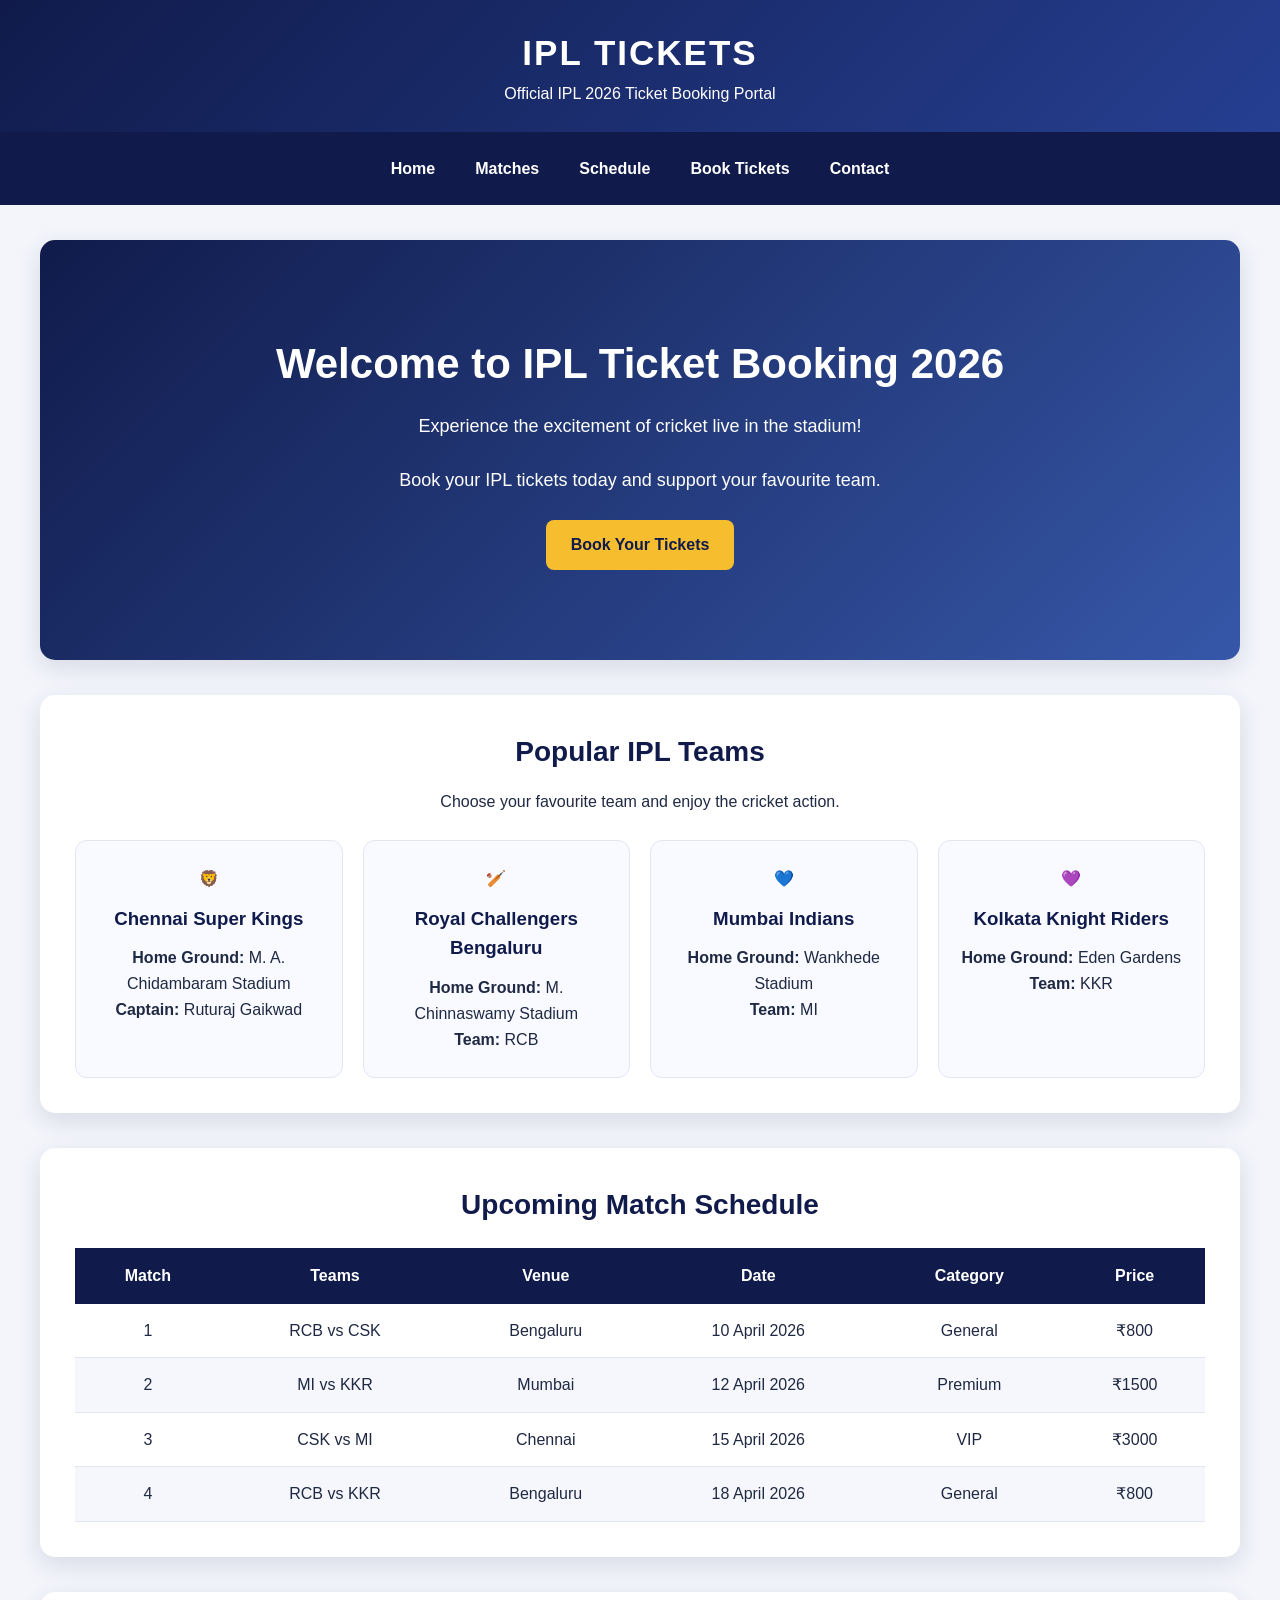
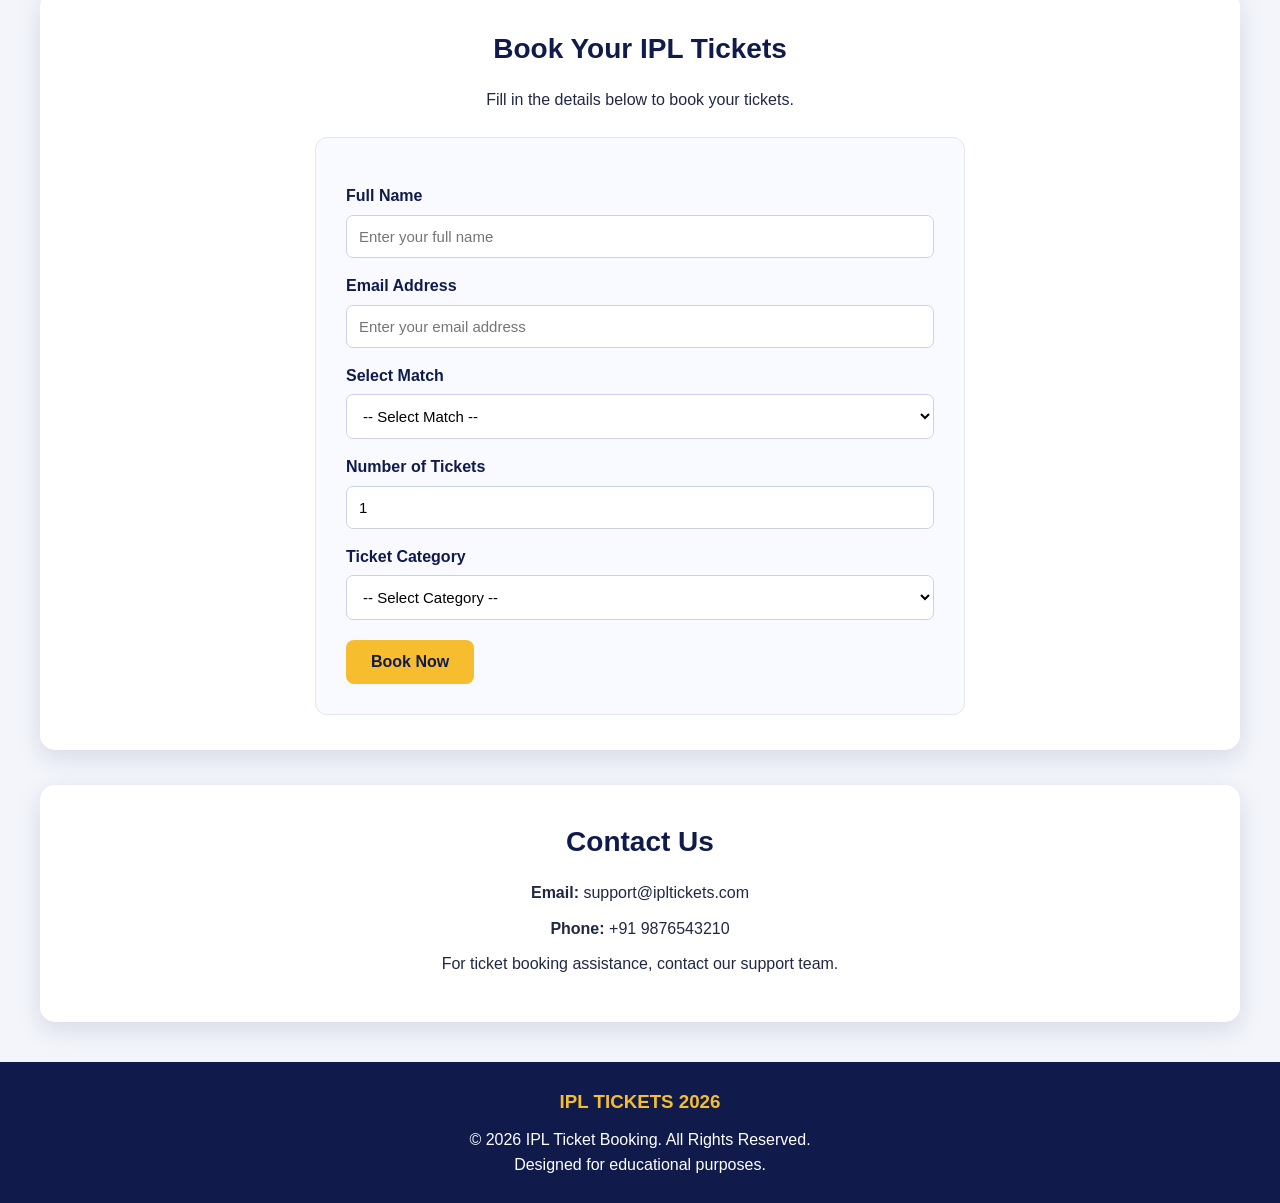
<file: index.html>
<!DOCTYPE html>
<html lang="en">
<head>
    <meta charset="UTF-8">
    <meta name="viewport" content="width=device-width, initial-scale=1.0">

    <title>IPL Ticket Booking 2026</title>

    <!-- Link CSS -->
    <link rel="stylesheet" href="style.css">
</head>

<body>

    <!-- Header -->
    <header>
        <h1>IPL TICKETS</h1>
        <p>Official IPL 2026 Ticket Booking Portal</p>
    </header>

    <!-- Navigation -->
    <nav>
    <a href="#home">Home</a>
    <a href="#teams">Matches</a>
    <a href="#schedule">Schedule</a>
    <a href="booking.html">Book Tickets</a>
    <a href="#contact">Contact</a>
 </nav>

    <!-- Hero Section -->
    <section id="home">
        <h1>Welcome to IPL Ticket Booking 2026</h1>

        <p>
            Experience the excitement of cricket live in the stadium!
        </p>

        <p>
            Book your IPL tickets today and support your favourite team.
        </p>

        <a href="#booking" class="hero-button">
            Book Your Tickets
        </a>
    </section>

    <!-- Popular IPL Teams -->
    <section id="teams">

        <h2>Popular IPL Teams</h2>

        <p>
            Choose your favourite team and enjoy the cricket action.
        </p>

        <div class="team-container">

            <div class="team-card">
                <div class="team-icon">🦁</div>

                <h3>Chennai Super Kings</h3>

                <p>
                    <strong>Home Ground:</strong>
                    M. A. Chidambaram Stadium
                </p>

                <p>
                    <strong>Captain:</strong>
                    Ruturaj Gaikwad
                </p>
            </div>

            <div class="team-card">
                <div class="team-icon">🏏</div>

                <h3>Royal Challengers Bengaluru</h3>

                <p>
                    <strong>Home Ground:</strong>
                    M. Chinnaswamy Stadium
                </p>

                <p>
                    <strong>Team:</strong> RCB
                </p>
            </div>

            <div class="team-card">
                <div class="team-icon">💙</div>

                <h3>Mumbai Indians</h3>

                <p>
                    <strong>Home Ground:</strong>
                    Wankhede Stadium
                </p>

                <p>
                    <strong>Team:</strong> MI
                </p>
            </div>

            <div class="team-card">
                <div class="team-icon">💜</div>

                <h3>Kolkata Knight Riders</h3>

                <p>
                    <strong>Home Ground:</strong>
                    Eden Gardens
                </p>

                <p>
                    <strong>Team:</strong> KKR
                </p>
            </div>

        </div>

    </section>

    <!-- Match Schedule -->
    <section id="schedule">

        <h2>Upcoming Match Schedule</h2>

        <div class="table-container">

            <table>

                <thead>
                    <tr>
                        <th>Match</th>
                        <th>Teams</th>
                        <th>Venue</th>
                        <th>Date</th>
                        <th>Category</th>
                        <th>Price</th>
                    </tr>
                </thead>

                <tbody>
                    <tr>
                        <td>1</td>
                        <td>RCB vs CSK</td>
                        <td>Bengaluru</td>
                        <td>10 April 2026</td>
                        <td>General</td>
                        <td>₹800</td>
                    </tr>

                    <tr>
                        <td>2</td>
                        <td>MI vs KKR</td>
                        <td>Mumbai</td>
                        <td>12 April 2026</td>
                        <td>Premium</td>
                        <td>₹1500</td>
                    </tr>

                    <tr>
                        <td>3</td>
                        <td>CSK vs MI</td>
                        <td>Chennai</td>
                        <td>15 April 2026</td>
                        <td>VIP</td>
                        <td>₹3000</td>
                    </tr>

                    <tr>
                        <td>4</td>
                        <td>RCB vs KKR</td>
                        <td>Bengaluru</td>
                        <td>18 April 2026</td>
                        <td>General</td>
                        <td>₹800</td>
                    </tr>
                </tbody>

            </table>

        </div>

    </section>

    <!-- Ticket Booking Form -->
    <section id="booking">

        <h2>Book Your IPL Tickets</h2>

        <p>
            Fill in the details below to book your tickets.
        </p>

        <form id="bookingForm">

            <label for="name">Full Name</label>

            <input
                type="text"
                id="name"
                name="name"
                placeholder="Enter your full name"
                required
            >

            <label for="email">Email Address</label>

            <input
                type="email"
                id="email"
                name="email"
                placeholder="Enter your email address"
                required
            >

            <label for="match">Select Match</label>

            <select id="match" name="match" required>
                <option value="">-- Select Match --</option>
                <option value="RCB vs CSK">RCB vs CSK</option>
                <option value="MI vs KKR">MI vs KKR</option>
                <option value="CSK vs MI">CSK vs MI</option>
                <option value="RCB vs KKR">RCB vs KKR</option>
            </select>

            <label for="quantity">Number of Tickets</label>

            <input
                type="number"
                id="quantity"
                name="quantity"
                min="1"
                max="10"
                value="1"
                required
            >

            <label for="category">Ticket Category</label>

            <select id="category" name="category" required>
                <option value="">-- Select Category --</option>
                <option value="General">General</option>
                <option value="Premium">Premium</option>
                <option value="VIP">VIP</option>
            </select>

            <button type="submit">
                Book Now
            </button>

        </form>

    </section>

    <!-- Contact Section -->
    <section id="contact">

        <h2>Contact Us</h2>

        <p>
            <strong>Email:</strong>
            support@ipltickets.com
        </p>

        <p>
            <strong>Phone:</strong>
            +91 9876543210
        </p>

        <p>
            For ticket booking assistance, contact our support team.
        </p>

    </section>

    <!-- Footer -->
    <footer>

        <h3>IPL TICKETS 2026</h3>

        <p>
            © 2026 IPL Ticket Booking. All Rights Reserved.
        </p>

        <p>
            Designed for educational purposes.
        </p>

    </footer>

</body>
</html>
</file>
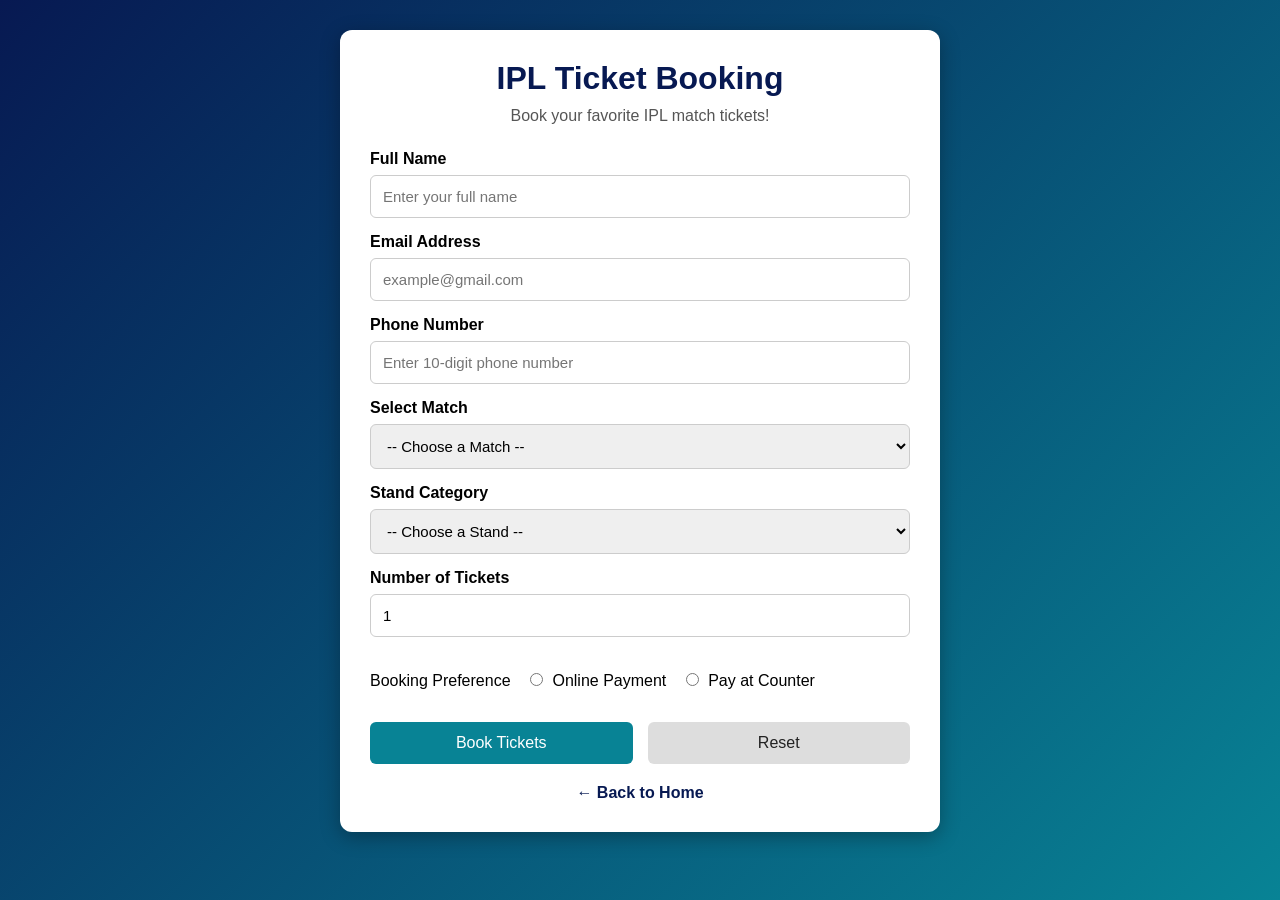
<file: booking.html>
<!DOCTYPE html>
<html lang="en">
<head>
    <meta charset="UTF-8">
    <meta name="viewport" content="width=device-width, initial-scale=1.0">
    <title>IPL Ticket Booking</title>

    <style>
        * {
            margin: 0;
            padding: 0;
            box-sizing: border-box;
        }

        body {
            font-family: Arial, sans-serif;
            background: linear-gradient(135deg, #071952, #088395);
            min-height: 100vh;
            padding: 30px 15px;
        }

        .container {
            max-width: 600px;
            margin: auto;
            background: white;
            padding: 30px;
            border-radius: 12px;
            box-shadow: 0 5px 20px rgba(0, 0, 0, 0.3);
        }

        h1 {
            text-align: center;
            color: #071952;
            margin-bottom: 10px;
        }

        p {
            text-align: center;
            margin-bottom: 25px;
            color: #555;
        }

        label {
            display: block;
            margin: 15px 0 7px;
            font-weight: bold;
        }

        input, select {
            width: 100%;
            padding: 12px;
            border: 1px solid #ccc;
            border-radius: 6px;
            font-size: 15px;
        }

        input:focus, select:focus {
            outline: 2px solid #088395;
        }

        .preferences {
            margin-top: 20px;
        }

        .preferences label {
            display: inline-block;
            font-weight: normal;
            margin-right: 15px;
        }

        .preferences input {
            width: auto;
            margin-right: 5px;
        }

        .buttons {
            display: flex;
            gap: 15px;
            margin-top: 25px;
        }

        button {
            flex: 1;
            padding: 12px;
            border: none;
            border-radius: 6px;
            font-size: 16px;
            cursor: pointer;
        }

        .submit-btn {
            background: #088395;
            color: white;
        }

        .reset-btn {
            background: #ddd;
            color: #222;
        }

        button:hover {
            opacity: 0.85;
        }

        .back-link {
            display: block;
            text-align: center;
            margin-top: 20px;
            color: #071952;
            text-decoration: none;
            font-weight: bold;
        }
    </style>
</head>

<body>

    <div class="container">

        <h1>IPL Ticket Booking</h1>
        <p>Book your favorite IPL match tickets!</p>

        <form action="" method="get">

            <!-- Name -->
            <label for="name">Full Name</label>
            <input
                type="text"
                id="name"
                name="name"
                placeholder="Enter your full name"
                required
                minlength="3"
                maxlength="50"
            >

            <!-- Email -->
            <label for="email">Email Address</label>
            <input
                type="email"
                id="email"
                name="email"
                placeholder="example@gmail.com"
                required
            >

            <!-- Phone -->
            <label for="phone">Phone Number</label>
            <input
                type="tel"
                id="phone"
                name="phone"
                placeholder="Enter 10-digit phone number"
                pattern="[0-9]{10}"
                minlength="10"
                maxlength="10"
                title="Enter exactly 10 digits"
                required
            >

            <!-- Match Selection -->
            <label for="match">Select Match</label>
            <select id="match" name="match" required>
                <option value="">-- Choose a Match --</option>
                <option value="RCB vs CSK">RCB vs CSK</option>
                <option value="MI vs KKR">MI vs KKR</option>
                <option value="RCB vs MI">RCB vs MI</option>
                <option value="CSK vs SRH">CSK vs SRH</option>
            </select>

            <!-- Stand Category -->
            <label for="stand">Stand Category</label>
            <select id="stand" name="stand" required>
                <option value="">-- Choose a Stand --</option>
                <option value="General">General Stand</option>
                <option value="Premium">Premium Stand</option>
                <option value="VIP">VIP Stand</option>
                <option value="Corporate">Corporate Box</option>
            </select>

            <!-- Number of Tickets -->
            <label for="tickets">Number of Tickets</label>
            <input
                type="number"
                id="tickets"
                name="tickets"
                min="1"
                max="10"
                value="1"
                required
            >

            <!-- Booking Preference -->
            <div class="preferences">
                <label>Booking Preference</label>

                <label>
                    <input
                        type="radio"
                        name="preference"
                        value="Online Payment"
                    >
                    Online Payment
                </label>

                <label>
                    <input
                        type="radio"
                        name="preference"
                        value="Pay at Counter"
                    >
                    Pay at Counter
                </label>
            </div>

            <!-- Submit and Reset -->
            <div class="buttons">
                <button type="submit" class="submit-btn">
                    Book Tickets
                </button>

                <button type="reset" class="reset-btn">
                    Reset
                </button>
            </div>

        </form>

        <a href="index.html" class="back-link">
            ← Back to Home
        </a>

    </div>

</body>
</html>
</file>
<file: style.css>
/* IPL Ticket Booking 2026 - CSS Styling */

:root {
    --primary: #101b4b;
    --accent: #f6bd2f;
    --background: #f3f5fb;
    --text: #202943;
    --white: #ffffff;
    --shadow: 0 8px 25px rgba(16, 27, 75, 0.12);
}

/* General styling */
* {
    margin: 0;
    padding: 0;
    box-sizing: border-box;
}

html {
    scroll-behavior: smooth;
}

body {
    font-family: "Segoe UI", Arial, sans-serif;
    background: var(--background);
    color: var(--text);
    line-height: 1.6;
}

/* Header */
header {
    background: linear-gradient(135deg, #101b4b, #263f91);
    color: white;
    text-align: center;
    padding: 25px;
}

header h1 {
    font-size: 35px;
    letter-spacing: 2px;
}

/* Navigation */
nav {
    position: sticky;
    top: 0;
    z-index: 1000;
    display: flex;
    justify-content: center;
    flex-wrap: wrap;
    background: var(--primary);
    padding: 14px;
}

nav a {
    color: white;
    text-decoration: none;
    font-weight: bold;
    padding: 10px 20px;
    border-radius: 6px;
    transition: 0.3s;
}

nav a:hover {
    background: var(--accent);
    color: var(--primary);
}

/* Hero section */
#home {
    text-align: center;
    padding: 90px 20px;
    color: white;
    background: linear-gradient(135deg, #101b4b, #3657a8);
}

#home h1 {
    font-size: 42px;
    margin-bottom: 15px;
}

#home p {
    font-size: 18px;
    margin-bottom: 25px;
}

#home a {
    display: inline-block;
    background: var(--accent);
    color: var(--primary);
    padding: 12px 25px;
    border-radius: 8px;
    text-decoration: none;
    font-weight: bold;
    transition: 0.3s;
}

#home a:hover {
    background: white;
    transform: translateY(-3px);
}

/* Main sections */
section {
    max-width: 1200px;
    margin: 35px auto;
    padding: 35px;
    background: white;
    border-radius: 15px;
    box-shadow: var(--shadow);
}

section h2 {
    text-align: center;
    color: var(--primary);
    font-size: 28px;
    margin-bottom: 15px;
}

section > p {
    text-align: center;
    margin-bottom: 25px;
}

/* IPL team cards */
.team-container,
.teams,
#teams > div {
    display: grid;
    grid-template-columns: repeat(4, 1fr);
    gap: 20px;
}

.team-card,
.team,
.card {
    background: #f8faff;
    border: 1px solid #e1e6f0;
    border-radius: 12px;
    padding: 25px 18px;
    text-align: center;
    transition: 0.3s;
}

.team-card:hover,
.team:hover,
.card:hover {
    transform: translateY(-6px);
    box-shadow: var(--shadow);
    border-color: var(--accent);
}

.team-card h3,
.team h3,
.card h3 {
    color: var(--primary);
    margin: 12px 0;
}

/* Schedule table */
table {
    width: 100%;
    border-collapse: collapse;
    margin-top: 20px;
    background: white;
}

th {
    background: var(--primary);
    color: white;
    padding: 15px;
}

td {
    padding: 14px;
    text-align: center;
    border-bottom: 1px solid #e1e6f0;
}

tbody tr:nth-child(even) {
    background: #f5f7fc;
}

tbody tr:hover {
    background: #fff5d6;
}

/* Booking form */
form {
    max-width: 650px;
    margin: 0 auto;
    padding: 30px;
    background: #f8faff;
    border: 1px solid #e1e6f0;
    border-radius: 12px;
}

label {
    display: block;
    margin: 15px 0 6px;
    font-weight: bold;
    color: var(--primary);
}

input,
select {
    width: 100%;
    padding: 12px;
    border: 1px solid #cbd3e2;
    border-radius: 7px;
    font-size: 15px;
    background: white;
}

input:focus,
select:focus {
    outline: 2px solid var(--accent);
    border-color: var(--primary);
}

/* Buttons */
button {
    background: var(--accent);
    color: var(--primary);
    border: none;
    padding: 13px 25px;
    margin-top: 20px;
    border-radius: 8px;
    font-size: 16px;
    font-weight: bold;
    cursor: pointer;
    transition: 0.3s;
}

button:hover {
    background: var(--primary);
    color: white;
    transform: translateY(-2px);
}

/* Contact section */
#contact {
    text-align: center;
}

#contact p {
    margin: 10px 0;
}

/* Footer */
footer {
    background: var(--primary);
    color: white;
    text-align: center;
    padding: 25px;
    margin-top: 40px;
}

footer h3 {
    color: var(--accent);
    margin-bottom: 10px;
}

/* Responsive design */
@media (max-width: 900px) {
    .team-container,
    .teams,
    #teams > div {
        grid-template-columns: repeat(2, 1fr);
    }

    section {
        margin: 20px;
        padding: 25px;
    }

    table {
        display: block;
        overflow-x: auto;
    }
}

@media (max-width: 600px) {
    nav {
        flex-direction: column;
        align-items: center;
    }

    #home h1 {
        font-size: 30px;
    }

    .team-container,
    .teams,
    #teams > div {
        grid-template-columns: 1fr;
    }

    section {
        margin: 12px;
        padding: 20px;
    }

    form {
        padding: 20px;
    }
}
</file>
